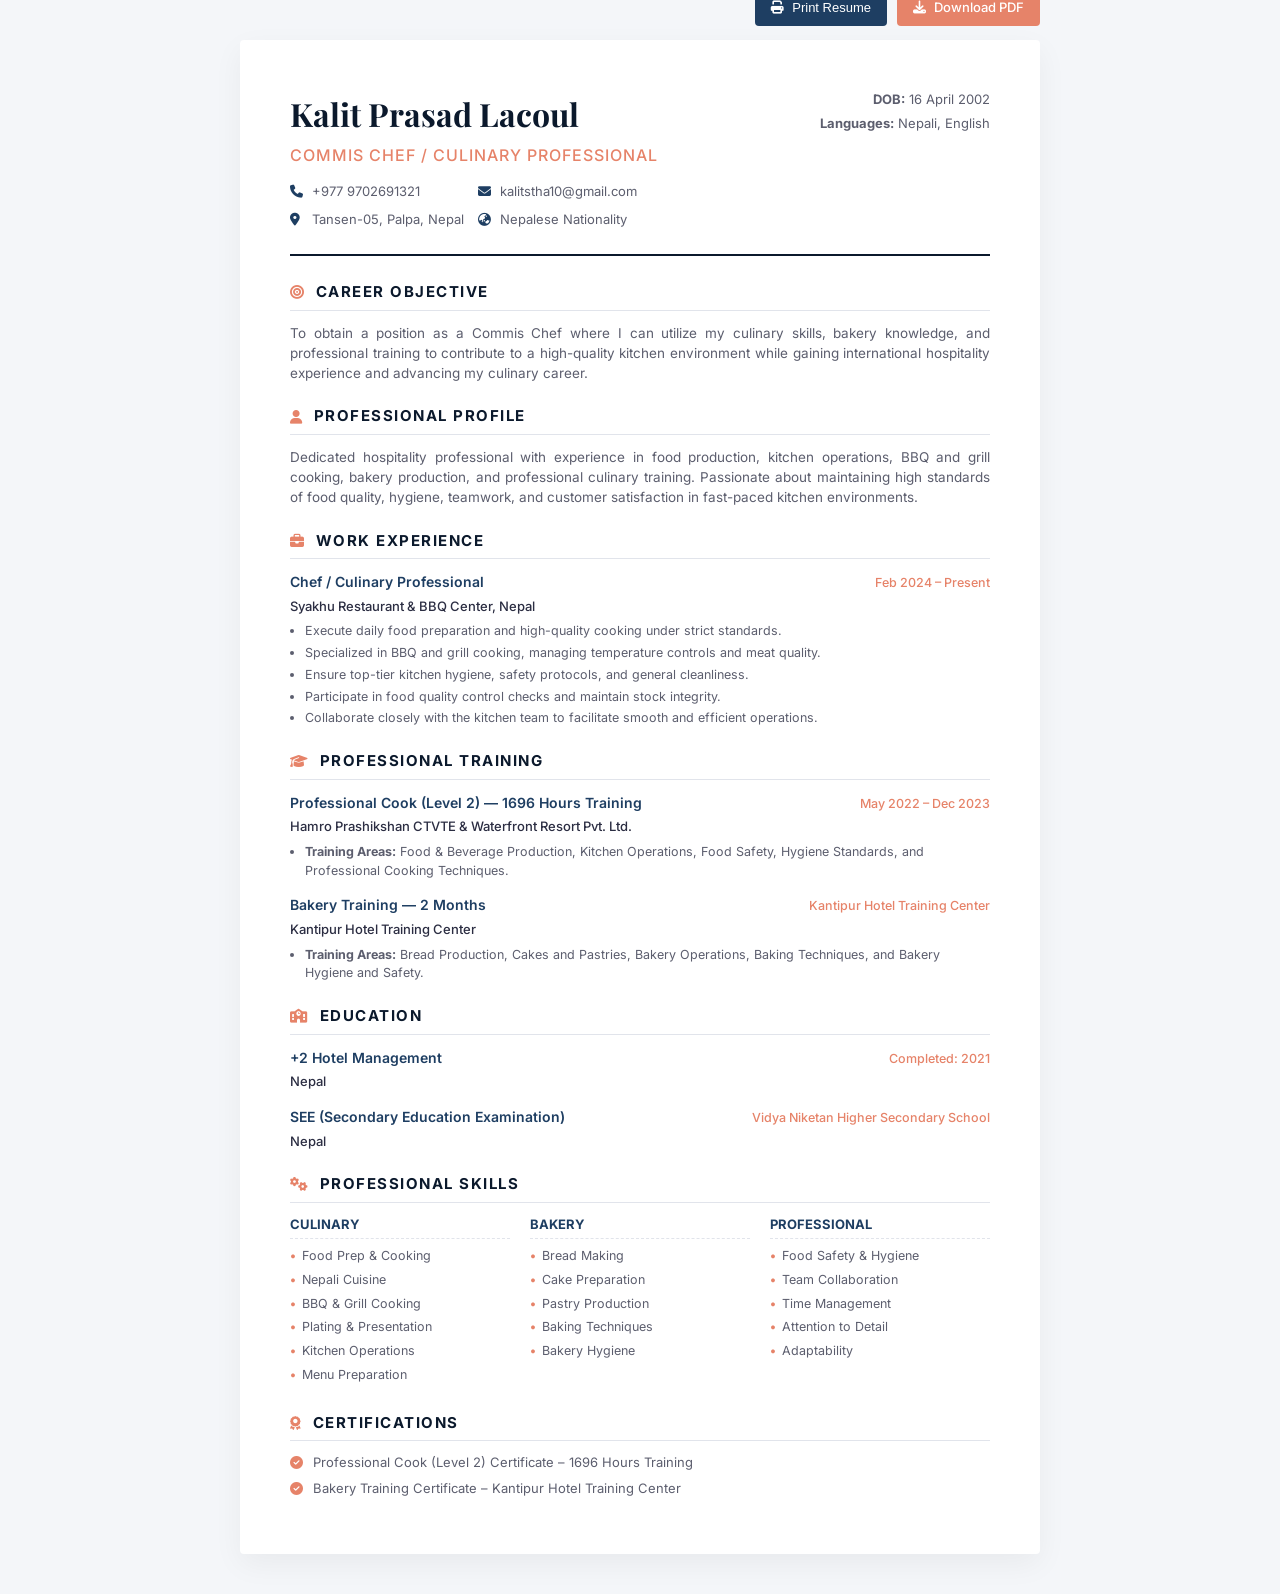
<file: cv.html>
<!DOCTYPE html>
<html lang="en">
<head>
    <meta charset="UTF-8">
    <meta name="viewport" content="width=device-width, initial-scale=1.0">
    <title>Resume - Kalit Prasad Lacoul</title>
    <!-- Google Fonts -->
    <link href="https://fonts.googleapis.com/css2?family=Inter:wght@300;400;500;600;700&family=Playfair+Display:wght@700&display=swap" rel="stylesheet">
    <!-- Font Awesome Icons -->
    <link rel="stylesheet" href="https://cdnjs.cloudflare.com/ajax/libs/font-awesome/6.4.0/css/all.min.css">
    <style>
        :root {
            --primary: #0B192C;
            --secondary: #1E3E62;
            --accent: #E68369;
            --text-dark: #2B2D42;
            --text-light: #5C5E6E;
            --bg-light: #F4F6F9;
            --border: #E1E4EB;
        }

        * {
            box-sizing: border-box;
            margin: 0;
            padding: 0;
        }

        body {
            font-family: 'Inter', sans-serif;
            color: var(--text-dark);
            line-height: 1.5;
            background-color: var(--bg-light);
            padding: 40px 20px;
            display: flex;
            justify-content: center;
        }

        .resume-container {
            background: #ffffff;
            width: 800px;
            padding: 50px;
            box-shadow: 0 10px 30px rgba(0,0,0,0.05);
            border-radius: 4px;
            position: relative;
        }

        /* Print Button (Visible only on web view, hidden on print) */
        .action-bar {
            position: absolute;
            top: -50px;
            right: 0;
            display: flex;
            gap: 10px;
        }

        .btn-action {
            background-color: var(--secondary);
            color: white;
            padding: 8px 16px;
            border: none;
            border-radius: 4px;
            font-size: 13px;
            font-weight: 500;
            cursor: pointer;
            display: inline-flex;
            align-items: center;
            gap: 8px;
            text-decoration: none;
            transition: all 0.2s ease;
        }

        .btn-action:hover {
            background-color: var(--primary);
        }

        .btn-action.btn-download {
            background-color: var(--accent);
        }

        .btn-action.btn-download:hover {
            background-color: #d17158;
        }

        header {
            border-bottom: 2px solid var(--primary);
            padding-bottom: 25px;
            margin-bottom: 25px;
        }

        .header-content {
            display: flex;
            justify-content: space-between;
            align-items: flex-start;
        }

        .header-info h1 {
            font-family: 'Playfair Display', serif;
            font-size: 32px;
            color: var(--primary);
            margin-bottom: 5px;
        }

        .header-info h2 {
            font-size: 16px;
            font-weight: 500;
            color: var(--accent);
            text-transform: uppercase;
            letter-spacing: 1px;
            margin-bottom: 15px;
        }

        .contact-grid {
            display: grid;
            grid-template-columns: repeat(2, 1fr);
            gap: 8px;
            font-size: 13px;
            color: var(--text-light);
        }

        .contact-item {
            display: flex;
            align-items: center;
            gap: 8px;
        }

        .contact-item i {
            color: var(--secondary);
            width: 14px;
        }

        .personal-details {
            text-align: right;
            font-size: 13px;
            color: var(--text-light);
        }

        .personal-details p {
            margin-bottom: 4px;
        }

        /* Section Layout */
        .section {
            margin-bottom: 22px;
        }

        .section-title {
            font-size: 15px;
            text-transform: uppercase;
            letter-spacing: 1.5px;
            color: var(--primary);
            border-bottom: 1px solid var(--border);
            padding-bottom: 6px;
            margin-bottom: 12px;
            display: flex;
            align-items: center;
            gap: 10px;
        }

        .section-title i {
            color: var(--accent);
            font-size: 14px;
        }

        .objective-text, .about-text {
            font-size: 13.5px;
            color: var(--text-light);
            text-align: justify;
        }

        /* Experience & Training Items */
        .timeline-item {
            margin-bottom: 14px;
        }

        .timeline-item:last-child {
            margin-bottom: 0;
        }

        .timeline-header {
            display: flex;
            justify-content: space-between;
            align-items: baseline;
            margin-bottom: 4px;
        }

        .timeline-title {
            font-size: 14px;
            font-weight: 600;
            color: var(--secondary);
        }

        .timeline-meta {
            font-size: 12.5px;
            color: var(--accent);
            font-weight: 500;
        }

        .timeline-sub {
            font-size: 13px;
            font-weight: 500;
            color: var(--text-dark);
            margin-bottom: 6px;
        }

        .timeline-desc {
            font-size: 12.5px;
            color: var(--text-light);
            padding-left: 15px;
        }

        .timeline-desc li {
            margin-bottom: 3px;
        }

        /* Skills Layout */
        .skills-grid {
            display: grid;
            grid-template-columns: repeat(3, 1fr);
            gap: 20px;
        }

        .skills-col h4 {
            font-size: 13px;
            text-transform: uppercase;
            color: var(--secondary);
            margin-bottom: 8px;
            border-bottom: 1px dashed var(--border);
            padding-bottom: 4px;
        }

        .skills-list {
            list-style: none;
            font-size: 12.5px;
            color: var(--text-light);
        }

        .skills-list li {
            margin-bottom: 5px;
            display: flex;
            align-items: center;
            gap: 6px;
        }

        .skills-list li::before {
            content: "•";
            color: var(--accent);
            font-weight: bold;
        }

        /* Certifications List */
        .certs-list {
            list-style: none;
            font-size: 13px;
            color: var(--text-light);
        }

        .certs-list li {
            margin-bottom: 6px;
            display: flex;
            align-items: center;
            gap: 10px;
        }

        .certs-list i {
            color: var(--accent);
        }

        /* Hide elements on Print */
        @media print {
            body {
                background-color: #ffffff;
                padding: 0;
                display: block;
            }

            .resume-container {
                width: 100%;
                box-shadow: none;
                padding: 0;
                margin: 0;
            }

            .action-bar {
                display: none;
            }

            /* Prevent page break inside sections */
            .section {
                page-break-inside: avoid;
            }
        }
    </style>
</head>
<body>

    <div class="resume-container">
        <!-- Action Bar (visible on screen only) -->
        <div class="action-bar">
            <button class="btn-action" onclick="window.print()"><i class="fa-solid fa-print"></i> Print Resume</button>
            <a href="assets/Kalit_Prasad_lacoul_Resume.pdf" class="btn-action btn-download" download><i class="fa-solid fa-download"></i> Download PDF</a>
        </div>

        <header>
            <div class="header-content">
                <div class="header-info">
                    <h1>Kalit Prasad Lacoul</h1>
                    <h2>Commis Chef / Culinary Professional</h2>
                    <div class="contact-grid">
                        <div class="contact-item">
                            <i class="fa-solid fa-phone"></i>
                            <span>+977 9702691321</span>
                        </div>
                        <div class="contact-item">
                            <i class="fa-solid fa-envelope"></i>
                            <span>kalitstha10@gmail.com</span>
                        </div>
                        <div class="contact-item">
                            <i class="fa-solid fa-location-dot"></i>
                            <span>Tansen-05, Palpa, Nepal</span>
                        </div>
                        <div class="contact-item">
                            <i class="fa-solid fa-earth-asia"></i>
                            <span>Nepalese Nationality</span>
                        </div>
                    </div>
                </div>
                <div class="personal-details">
                    <p><strong>DOB:</strong> 16 April 2002</p>
                    <p><strong>Languages:</strong> Nepali, English</p>
                </div>
            </div>
        </header>

        <!-- Career Objective -->
        <div class="section">
            <h3 class="section-title"><i class="fa-solid fa-bullseye"></i> Career Objective</h3>
            <p class="objective-text">
                To obtain a position as a Commis Chef where I can utilize my culinary skills, bakery knowledge, and professional training to contribute to a high-quality kitchen environment while gaining international hospitality experience and advancing my culinary career.
            </p>
        </div>

        <!-- About Me -->
        <div class="section">
            <h3 class="section-title"><i class="fa-solid fa-user"></i> Professional Profile</h3>
            <p class="about-text">
                Dedicated hospitality professional with experience in food production, kitchen operations, BBQ and grill cooking, bakery production, and professional culinary training. Passionate about maintaining high standards of food quality, hygiene, teamwork, and customer satisfaction in fast-paced kitchen environments.
            </p>
        </div>

        <!-- Work Experience -->
        <div class="section">
            <h3 class="section-title"><i class="fa-solid fa-briefcase"></i> Work Experience</h3>
            <div class="timeline-item">
                <div class="timeline-header">
                    <span class="timeline-title">Chef / Culinary Professional</span>
                    <span class="timeline-meta">Feb 2024 – Present</span>
                </div>
                <div class="timeline-sub">Syakhu Restaurant & BBQ Center, Nepal</div>
                <ul class="timeline-desc">
                    <li>Execute daily food preparation and high-quality cooking under strict standards.</li>
                    <li>Specialized in BBQ and grill cooking, managing temperature controls and meat quality.</li>
                    <li>Ensure top-tier kitchen hygiene, safety protocols, and general cleanliness.</li>
                    <li>Participate in food quality control checks and maintain stock integrity.</li>
                    <li>Collaborate closely with the kitchen team to facilitate smooth and efficient operations.</li>
                </ul>
            </div>
        </div>

        <!-- Professional Training -->
        <div class="section">
            <h3 class="section-title"><i class="fa-solid fa-graduation-cap"></i> Professional Training</h3>
            <div class="timeline-item">
                <div class="timeline-header">
                    <span class="timeline-title">Professional Cook (Level 2) — 1696 Hours Training</span>
                    <span class="timeline-meta">May 2022 – Dec 2023</span>
                </div>
                <div class="timeline-sub">Hamro Prashikshan CTVTE & Waterfront Resort Pvt. Ltd.</div>
                <ul class="timeline-desc">
                    <li><strong>Training Areas:</strong> Food & Beverage Production, Kitchen Operations, Food Safety, Hygiene Standards, and Professional Cooking Techniques.</li>
                </ul>
            </div>
            <div class="timeline-item" style="margin-top: 10px;">
                <div class="timeline-header">
                    <span class="timeline-title">Bakery Training — 2 Months</span>
                    <span class="timeline-meta">Kantipur Hotel Training Center</span>
                </div>
                <div class="timeline-sub">Kantipur Hotel Training Center</div>
                <ul class="timeline-desc">
                    <li><strong>Training Areas:</strong> Bread Production, Cakes and Pastries, Bakery Operations, Baking Techniques, and Bakery Hygiene and Safety.</li>
                </ul>
            </div>
        </div>

        <!-- Education -->
        <div class="section">
            <h3 class="section-title"><i class="fa-solid fa-school"></i> Education</h3>
            <div class="timeline-item">
                <div class="timeline-header">
                    <span class="timeline-title">+2 Hotel Management</span>
                    <span class="timeline-meta">Completed: 2021</span>
                </div>
                <div class="timeline-sub">Nepal</div>
            </div>
            <div class="timeline-item" style="margin-top: 8px;">
                <div class="timeline-header">
                    <span class="timeline-title">SEE (Secondary Education Examination)</span>
                    <span class="timeline-meta">Vidya Niketan Higher Secondary School</span>
                </div>
                <div class="timeline-sub">Nepal</div>
            </div>
        </div>

        <!-- Skills -->
        <div class="section">
            <h3 class="section-title"><i class="fa-solid fa-gears"></i> Professional Skills</h3>
            <div class="skills-grid">
                <div class="skills-col">
                    <h4>Culinary</h4>
                    <ul class="skills-list">
                        <li>Food Prep & Cooking</li>
                        <li>Nepali Cuisine</li>
                        <li>BBQ & Grill Cooking</li>
                        <li>Plating & Presentation</li>
                        <li>Kitchen Operations</li>
                        <li>Menu Preparation</li>
                    </ul>
                </div>
                <div class="skills-col">
                    <h4>Bakery</h4>
                    <ul class="skills-list">
                        <li>Bread Making</li>
                        <li>Cake Preparation</li>
                        <li>Pastry Production</li>
                        <li>Baking Techniques</li>
                        <li>Bakery Hygiene</li>
                    </ul>
                </div>
                <div class="skills-col">
                    <h4>Professional</h4>
                    <ul class="skills-list">
                        <li>Food Safety & Hygiene</li>
                        <li>Team Collaboration</li>
                        <li>Time Management</li>
                        <li>Attention to Detail</li>
                        <li>Adaptability</li>
                    </ul>
                </div>
            </div>
        </div>

        <!-- Certifications -->
        <div class="section" style="margin-bottom: 0;">
            <h3 class="section-title"><i class="fa-solid fa-award"></i> Certifications</h3>
            <ul class="certs-list">
                <li><i class="fa-solid fa-circle-check"></i> Professional Cook (Level 2) Certificate – 1696 Hours Training</li>
                <li><i class="fa-solid fa-circle-check"></i> Bakery Training Certificate – Kantipur Hotel Training Center</li>
            </ul>
        </div>
    </div>

</body>
</html>
</file>
